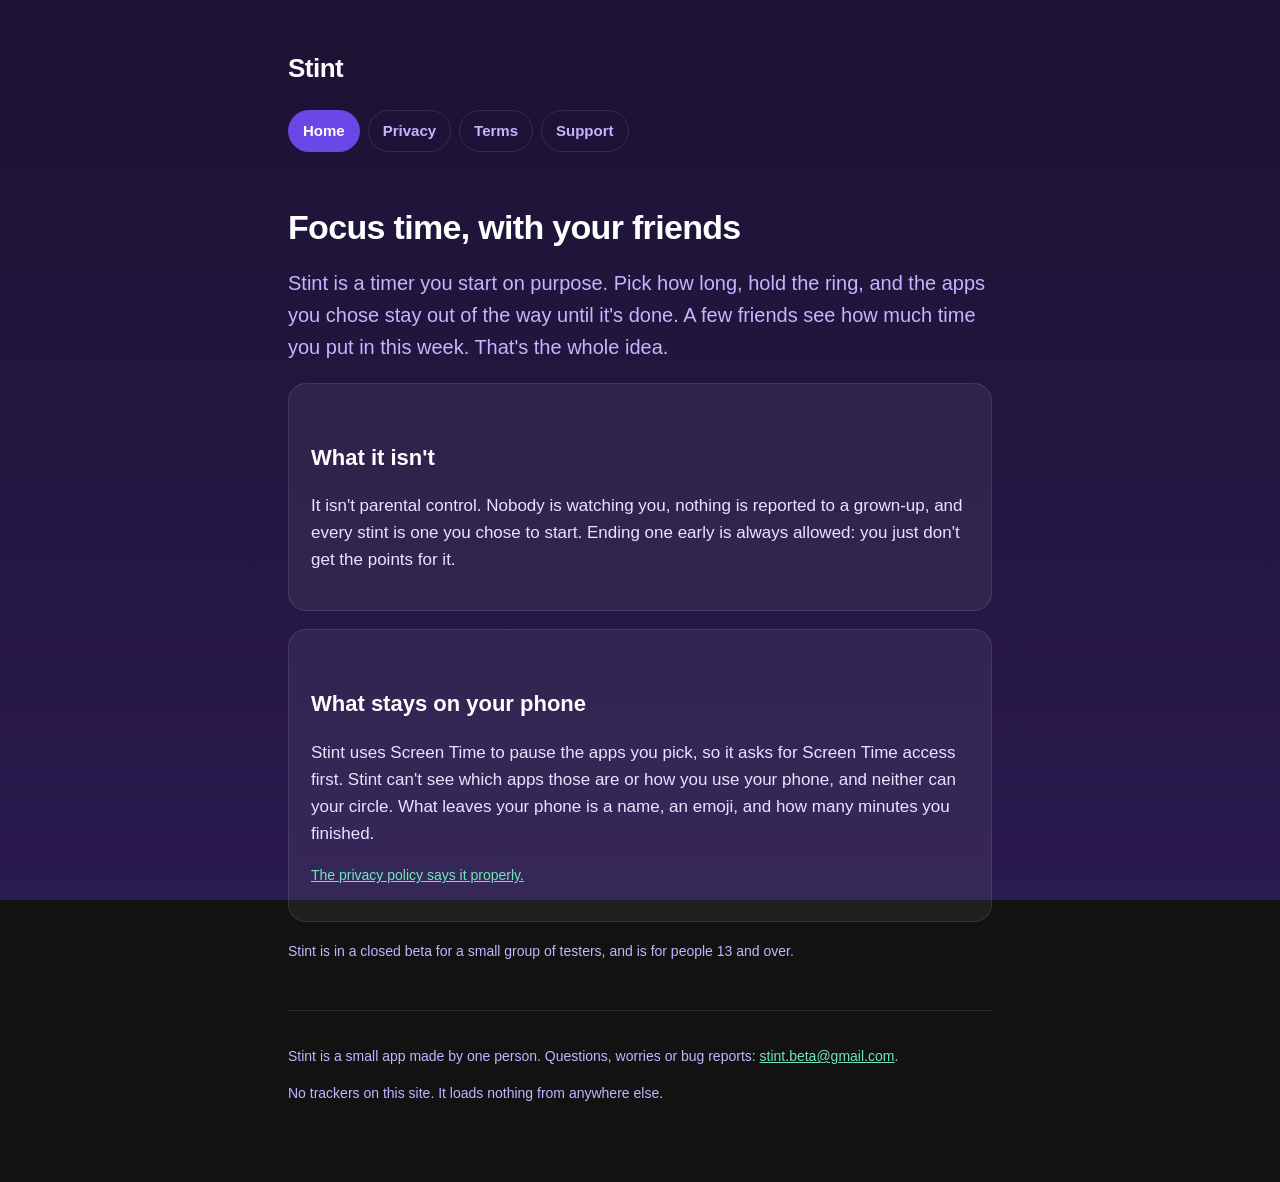
<file: index.html>
<!DOCTYPE html>
<html lang="en">
<head>
<meta charset="utf-8">
<meta name="viewport" content="width=device-width, initial-scale=1">
<title>Stint — focus time with your friends</title>
<meta name="description" content="Stint is a timer you start on purpose, with a few friends who see how much time you put in.">
<meta name="color-scheme" content="dark">
<link rel="stylesheet" href="style.css">
</head>
<body>
<div class="wrap">
<header>
  <a class="mark" href="index.html"><span>Stint</span></a>
  <nav><a href="index.html" aria-current="page">Home</a><a href="privacy.html">Privacy</a><a href="terms.html">Terms</a><a href="support.html">Support</a></nav>
</header>
<main>
<h1>Focus time, with your friends</h1>
<p class="lede">Stint is a timer you start on purpose. Pick how long, hold the ring, and the
apps you chose stay out of the way until it's done. A few friends see how much time you put in
this week. That's the whole idea.</p>

<div class="card">
  <h2>What it isn't</h2>
  <p>It isn't parental control. Nobody is watching you, nothing is reported to a grown-up, and
  every stint is one you chose to start. Ending one early is always allowed: you just don't get
  the points for it.</p>
</div>

<div class="card">
  <h2>What stays on your phone</h2>
  <p>Stint uses Screen Time to pause the apps you pick, so it asks for Screen Time access first.
  Stint can't see which apps those are or how you use your phone, and neither can your
  circle. What leaves your phone is a name, an emoji, and how many minutes you finished.</p>
  <p class="small"><a href="privacy.html">The privacy policy says it properly.</a></p>
</div>

<p class="small muted">Stint is in a closed beta for a small group of testers, and is for people
13 and over.</p>

</main>
<footer>
  <p class="small">Stint is a small app made by one person. Questions, worries or bug reports:
  <a href="mailto:stint.beta@gmail.com">stint.beta@gmail.com</a>.</p>
  <p class="small muted">No trackers on this site. It loads nothing from anywhere else.</p>
</footer>
</div>
</body>
</html>
</file>
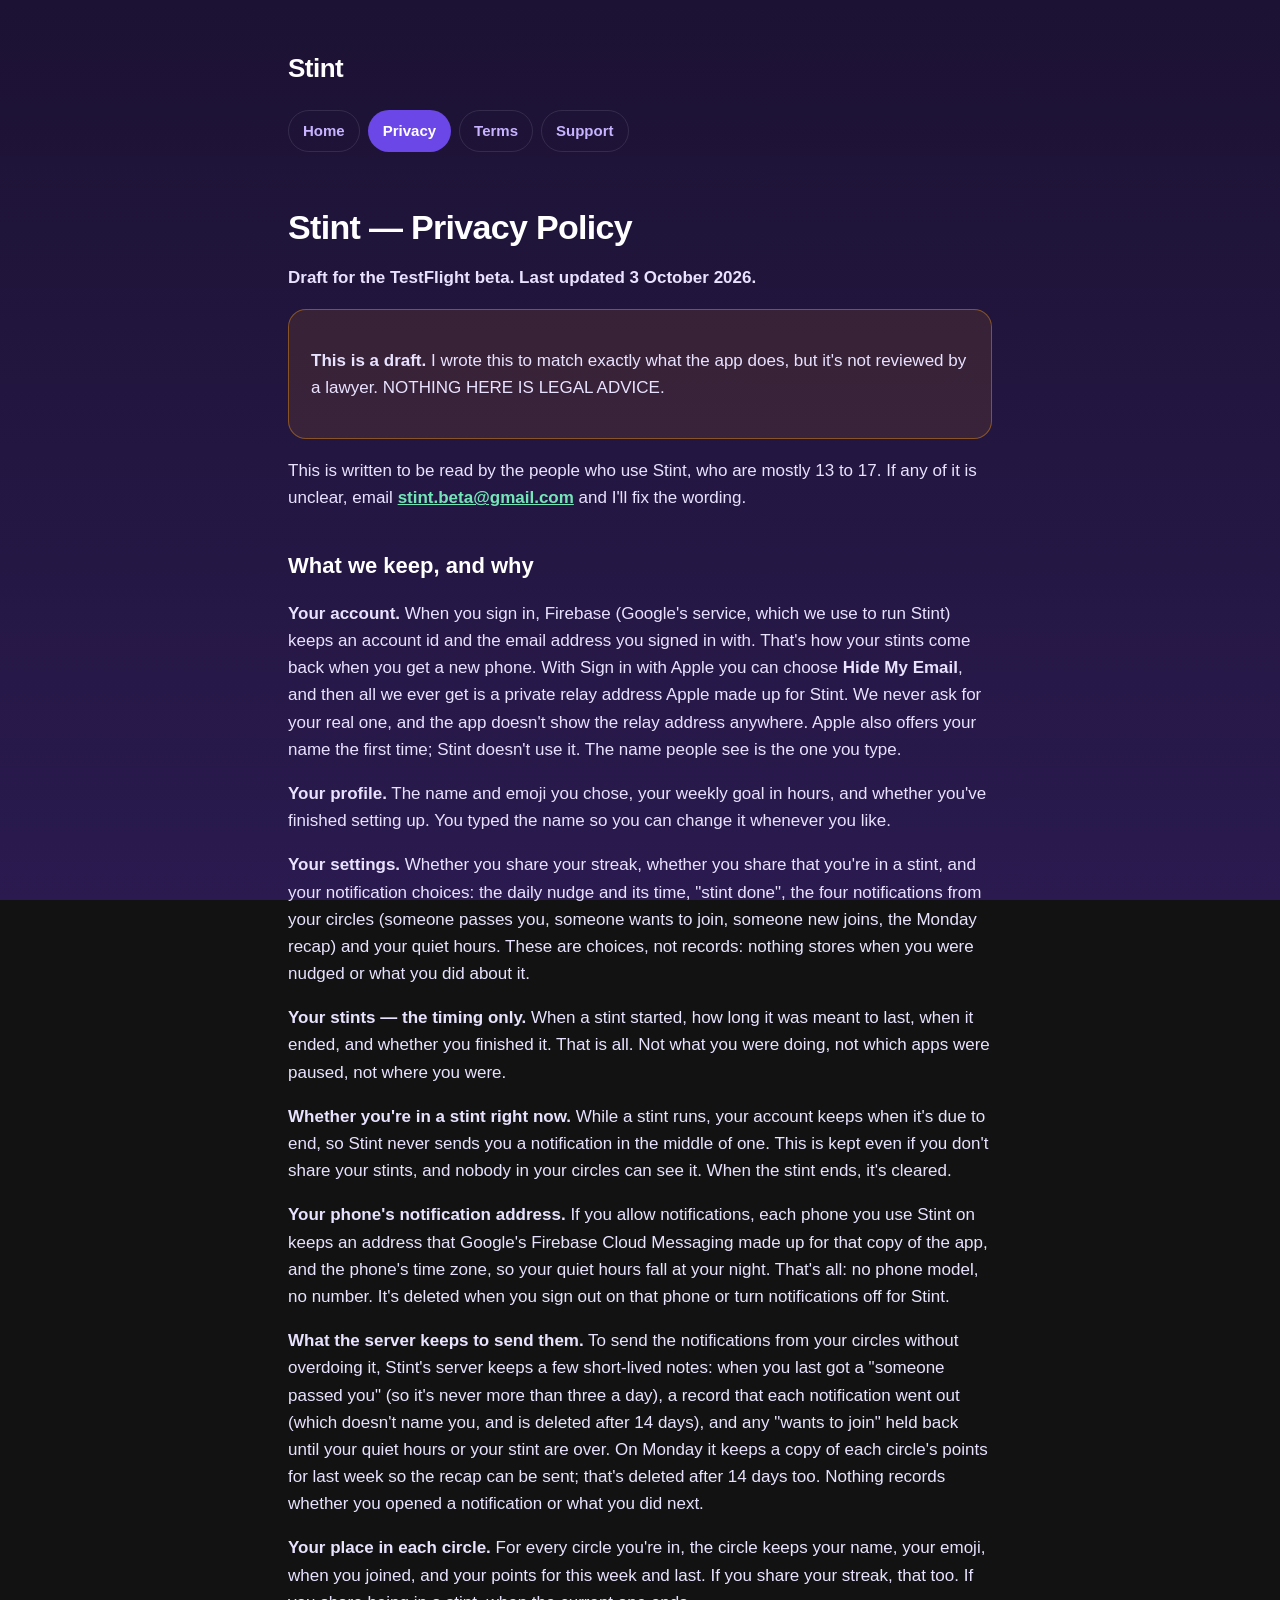
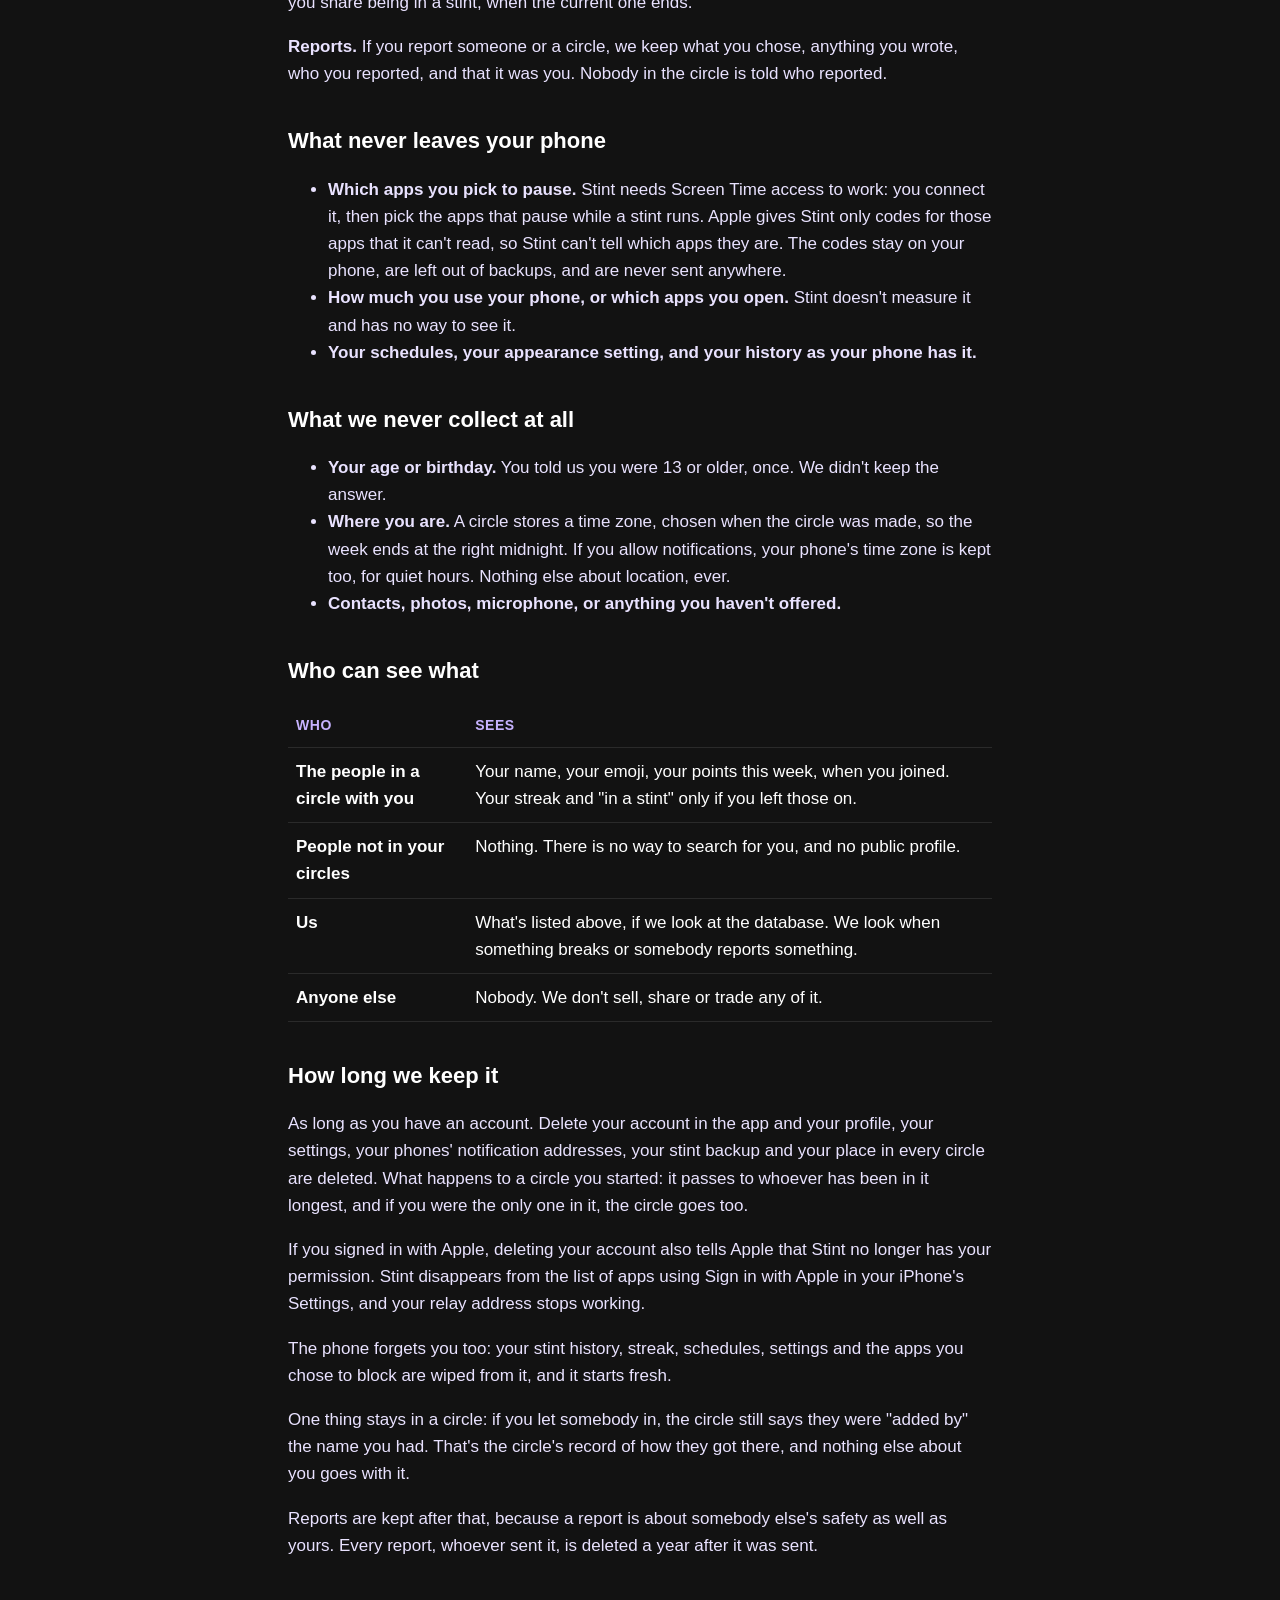
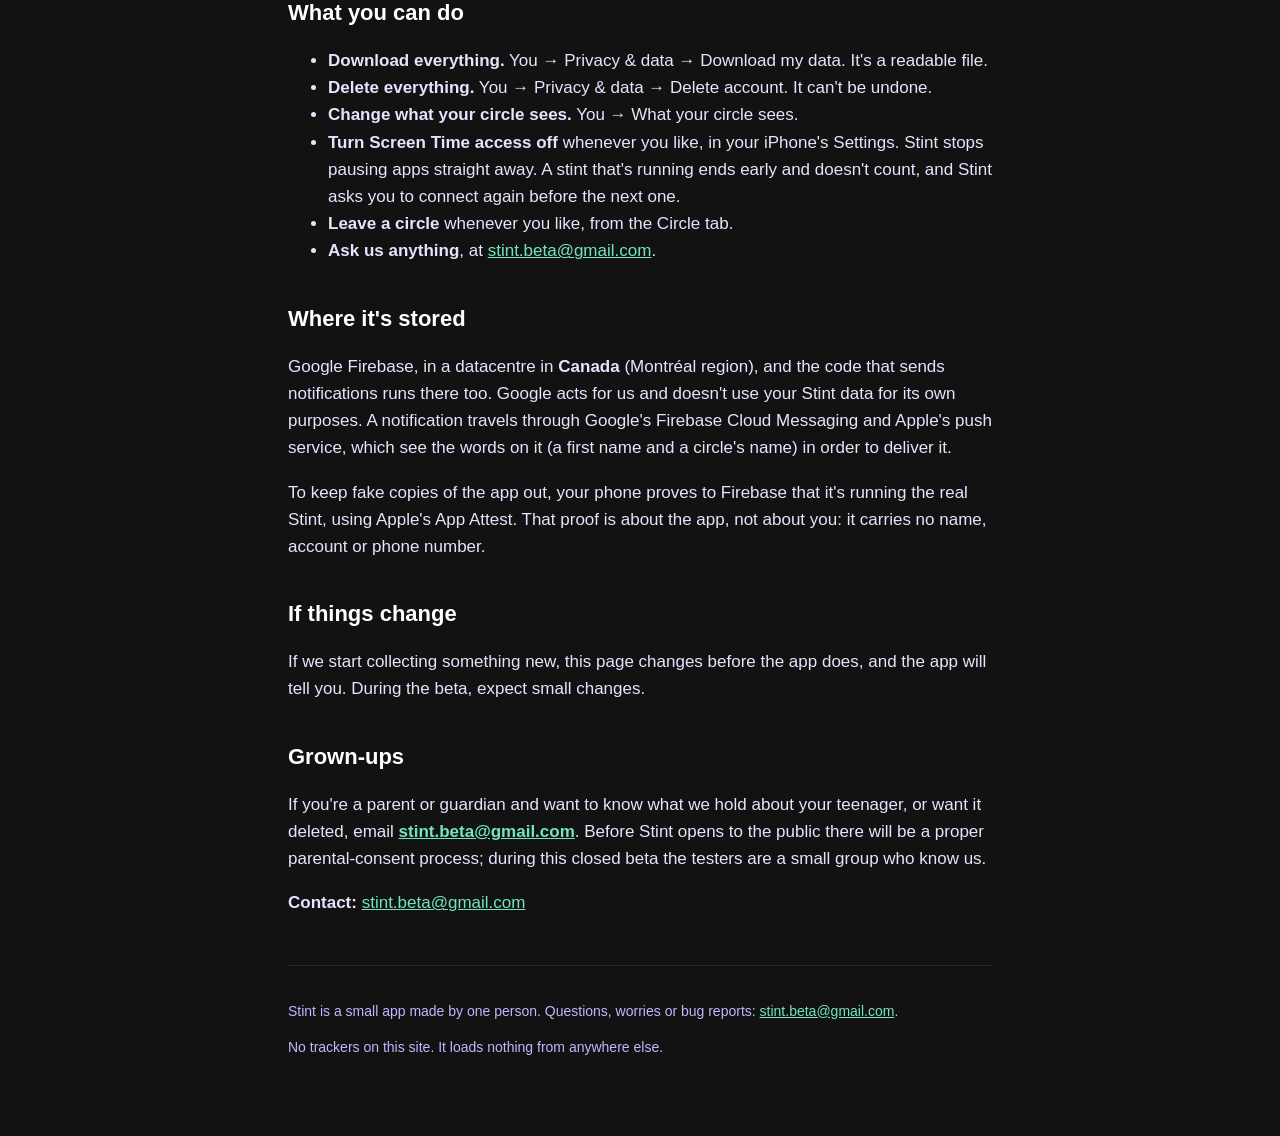
<file: privacy.html>
<!DOCTYPE html>
<html lang="en">
<head>
<meta charset="utf-8">
<meta name="viewport" content="width=device-width, initial-scale=1">
<title>Stint — Privacy Policy</title>
<meta name="description" content="What Stint keeps, what never leaves your phone, and how to take or delete it.">
<meta name="color-scheme" content="dark">
<link rel="stylesheet" href="style.css">
</head>
<body>
<div class="wrap">
<header>
  <a class="mark" href="index.html"><span>Stint</span></a>
  <nav><a href="index.html">Home</a><a href="privacy.html" aria-current="page">Privacy</a><a href="terms.html">Terms</a><a href="support.html">Support</a></nav>
</header>
<main>
<h1>Stint — Privacy Policy</h1>
<p><strong>Draft for the TestFlight beta. Last updated 3 October 2026.</strong></p>
<div class="card note"><p><strong>This is a draft.</strong> I wrote this to match exactly what the app does, but it&#x27;s not reviewed by a lawyer. NOTHING HERE IS LEGAL ADVICE.</p></div>
<p>This is written to be read by the people who use Stint, who are mostly 13 to 17. If any of it is unclear, email <strong><a href="mailto:stint.beta@gmail.com">stint.beta@gmail.com</a></strong> and I&#x27;ll fix the wording.</p>
<h2>What we keep, and why</h2>
<p><strong>Your account.</strong> When you sign in, Firebase (Google&#x27;s service, which we use to run Stint) keeps an account id and the email address you signed in with. That&#x27;s how your stints come back when you get a new phone. With Sign in with Apple you can choose <strong>Hide My Email</strong>, and then all we ever get is a private relay address Apple made up for Stint. We never ask for your real one, and the app doesn&#x27;t show the relay address anywhere. Apple also offers your name the first time; Stint doesn&#x27;t use it. The name people see is the one you type.</p>
<p><strong>Your profile.</strong> The name and emoji you chose, your weekly goal in hours, and whether you&#x27;ve finished setting up. You typed the name so you can change it whenever you like.</p>
<p><strong>Your settings.</strong> Whether you share your streak, whether you share that you&#x27;re in a stint, and your notification choices: the daily nudge and its time, &quot;stint done&quot;, the four notifications from your circles (someone passes you, someone wants to join, someone new joins, the Monday recap) and your quiet hours. These are choices, not records: nothing stores when you were nudged or what you did about it.</p>
<p><strong>Your stints — the timing only.</strong> When a stint started, how long it was meant to last, when it ended, and whether you finished it. That is all. Not what you were doing, not which apps were paused, not where you were.</p>
<p><strong>Whether you&#x27;re in a stint right now.</strong> While a stint runs, your account keeps when it&#x27;s due to end, so Stint never sends you a notification in the middle of one. This is kept even if you don&#x27;t share your stints, and nobody in your circles can see it. When the stint ends, it&#x27;s cleared.</p>
<p><strong>Your phone&#x27;s notification address.</strong> If you allow notifications, each phone you use Stint on keeps an address that Google&#x27;s Firebase Cloud Messaging made up for that copy of the app, and the phone&#x27;s time zone, so your quiet hours fall at your night. That&#x27;s all: no phone model, no number. It&#x27;s deleted when you sign out on that phone or turn notifications off for Stint.</p>
<p><strong>What the server keeps to send them.</strong> To send the notifications from your circles without overdoing it, Stint&#x27;s server keeps a few short-lived notes: when you last got a &quot;someone passed you&quot; (so it&#x27;s never more than three a day), a record that each notification went out (which doesn&#x27;t name you, and is deleted after 14 days), and any &quot;wants to join&quot; held back until your quiet hours or your stint are over. On Monday it keeps a copy of each circle&#x27;s points for last week so the recap can be sent; that&#x27;s deleted after 14 days too. Nothing records whether you opened a notification or what you did next.</p>
<p><strong>Your place in each circle.</strong> For every circle you&#x27;re in, the circle keeps your name, your emoji, when you joined, and your points for this week and last. If you share your streak, that too. If you share being in a stint, when the current one ends.</p>
<p><strong>Reports.</strong> If you report someone or a circle, we keep what you chose, anything you wrote, who you reported, and that it was you. Nobody in the circle is told who reported.</p>
<h2>What never leaves your phone</h2>
<ul><li><strong>Which apps you pick to pause.</strong> Stint needs Screen Time access to work: you connect it, then pick the apps that pause while a stint runs. Apple gives Stint only codes for those apps that it can&#x27;t read, so Stint can&#x27;t tell which apps they are. The codes stay on your phone, are left out of backups, and are never sent anywhere.</li><li><strong>How much you use your phone, or which apps you open.</strong> Stint doesn&#x27;t measure it and has no way to see it.</li><li><strong>Your schedules, your appearance setting, and your history as your phone has it.</strong></li></ul>
<h2>What we never collect at all</h2>
<ul><li><strong>Your age or birthday.</strong> You told us you were 13 or older, once. We didn&#x27;t keep the answer.</li><li><strong>Where you are.</strong> A circle stores a time zone, chosen when the circle was made, so the week ends at the right midnight. If you allow notifications, your phone&#x27;s time zone is kept too, for quiet hours. Nothing else about location, ever.</li><li><strong>Contacts, photos, microphone, or anything you haven&#x27;t offered.</strong></li></ul>
<h2>Who can see what</h2>
<table><tr><th>Who</th><th>Sees</th></tr><tr><td><strong>The people in a circle with you</strong></td><td>Your name, your emoji, your points this week, when you joined. Your streak and &quot;in a stint&quot; only if you left those on.</td></tr><tr><td><strong>People not in your circles</strong></td><td>Nothing. There is no way to search for you, and no public profile.</td></tr><tr><td><strong>Us</strong></td><td>What&#x27;s listed above, if we look at the database. We look when something breaks or somebody reports something.</td></tr><tr><td><strong>Anyone else</strong></td><td>Nobody. We don&#x27;t sell, share or trade any of it.</td></tr></table>
<h2>How long we keep it</h2>
<p>As long as you have an account. Delete your account in the app and your profile, your settings, your phones&#x27; notification addresses, your stint backup and your place in every circle are deleted. What happens to a circle you started: it passes to whoever has been in it longest, and if you were the only one in it, the circle goes too.</p>
<p>If you signed in with Apple, deleting your account also tells Apple that Stint no longer has your permission. Stint disappears from the list of apps using Sign in with Apple in your iPhone&#x27;s Settings, and your relay address stops working.</p>
<p>The phone forgets you too: your stint history, streak, schedules, settings and the apps you chose to block are wiped from it, and it starts fresh.</p>
<p>One thing stays in a circle: if you let somebody in, the circle still says they were &quot;added by&quot; the name you had. That&#x27;s the circle&#x27;s record of how they got there, and nothing else about you goes with it.</p>
<p>Reports are kept after that, because a report is about somebody else&#x27;s safety as well as yours. Every report, whoever sent it, is deleted a year after it was sent.</p>
<h2>What you can do</h2>
<ul><li><strong>Download everything.</strong> You → Privacy &amp; data → Download my data. It&#x27;s a readable file.</li><li><strong>Delete everything.</strong> You → Privacy &amp; data → Delete account. It can&#x27;t be undone.</li><li><strong>Change what your circle sees.</strong> You → What your circle sees.</li><li><strong>Turn Screen Time access off</strong> whenever you like, in your iPhone&#x27;s Settings. Stint stops pausing apps straight away. A stint that&#x27;s running ends early and doesn&#x27;t count, and Stint asks you to connect again before the next one.</li><li><strong>Leave a circle</strong> whenever you like, from the Circle tab.</li><li><strong>Ask us anything</strong>, at <a href="mailto:stint.beta@gmail.com">stint.beta@gmail.com</a>.</li></ul>
<h2>Where it&#x27;s stored</h2>
<p>Google Firebase, in a datacentre in <strong>Canada</strong> (Montréal region), and the code that sends notifications runs there too. Google acts for us and doesn&#x27;t use your Stint data for its own purposes. A notification travels through Google&#x27;s Firebase Cloud Messaging and Apple&#x27;s push service, which see the words on it (a first name and a circle&#x27;s name) in order to deliver it.</p>
<p>To keep fake copies of the app out, your phone proves to Firebase that it&#x27;s running the real Stint, using Apple&#x27;s App Attest. That proof is about the app, not about you: it carries no name, account or phone number.</p>
<h2>If things change</h2>
<p>If we start collecting something new, this page changes before the app does, and the app will tell you. During the beta, expect small changes.</p>
<h2>Grown-ups</h2>
<p>If you&#x27;re a parent or guardian and want to know what we hold about your teenager, or want it deleted, email <strong><a href="mailto:stint.beta@gmail.com">stint.beta@gmail.com</a></strong>. Before Stint opens to the public there will be a proper parental-consent process; during this closed beta the testers are a small group who know us.</p>
<p><strong>Contact:</strong> <a href="mailto:stint.beta@gmail.com">stint.beta@gmail.com</a></p>
</main>
<footer>
  <p class="small">Stint is a small app made by one person. Questions, worries or bug reports:
  <a href="mailto:stint.beta@gmail.com">stint.beta@gmail.com</a>.</p>
  <p class="small muted">No trackers on this site. It loads nothing from anywhere else.</p>
</footer>
</div>
</body>
</html>
</file>
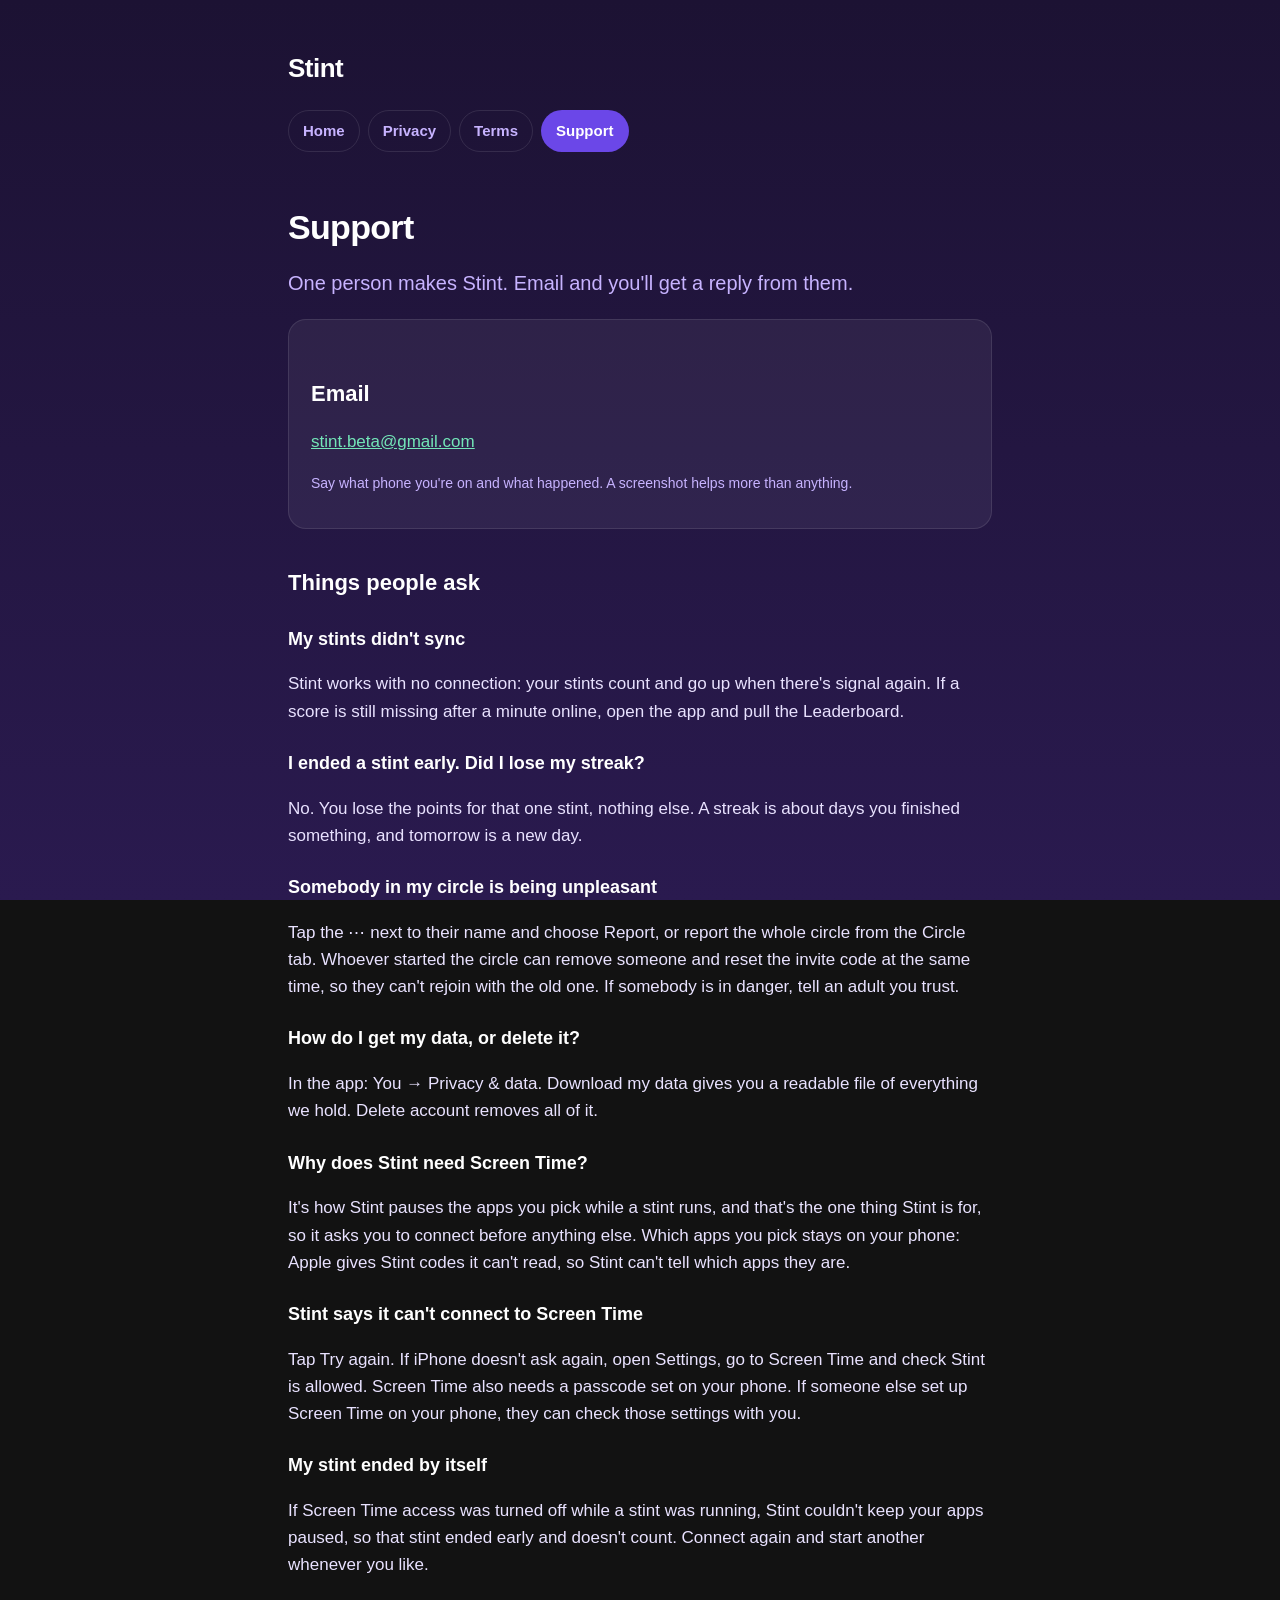
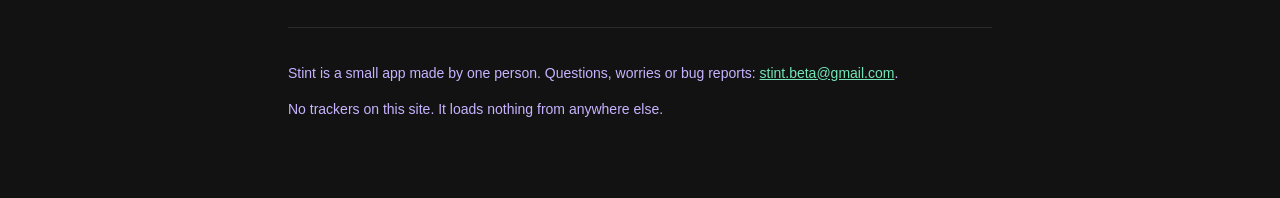
<file: support.html>
<!DOCTYPE html>
<html lang="en">
<head>
<meta charset="utf-8">
<meta name="viewport" content="width=device-width, initial-scale=1">
<title>Stint — Support</title>
<meta name="description" content="How to get help with Stint, and answers to the usual questions.">
<meta name="color-scheme" content="dark">
<link rel="stylesheet" href="style.css">
</head>
<body>
<div class="wrap">
<header>
  <a class="mark" href="index.html"><span>Stint</span></a>
  <nav><a href="index.html">Home</a><a href="privacy.html">Privacy</a><a href="terms.html">Terms</a><a href="support.html" aria-current="page">Support</a></nav>
</header>
<main>
<h1>Support</h1>
<p class="lede">One person makes Stint. Email and you'll get a reply from them.</p>

<div class="card">
  <h2>Email</h2>
  <p><a href="mailto:stint.beta@gmail.com">stint.beta@gmail.com</a></p>
  <p class="small">Say what phone you're on and what happened. A screenshot helps more than
  anything.</p>
</div>

<h2>Things people ask</h2>

<h3>My stints didn't sync</h3>
<p>Stint works with no connection: your stints count and go up when there's signal again. If a
score is still missing after a minute online, open the app and pull the Leaderboard.</p>

<h3>I ended a stint early. Did I lose my streak?</h3>
<p>No. You lose the points for that one stint, nothing else. A streak is about days you finished
something, and tomorrow is a new day.</p>

<h3>Somebody in my circle is being unpleasant</h3>
<p>Tap the ⋯ next to their name and choose Report, or report the whole circle from the Circle
tab. Whoever started the circle can remove someone and reset the invite code at the same time,
so they can't rejoin with the old one. If somebody is in danger, tell an adult you trust.</p>

<h3>How do I get my data, or delete it?</h3>
<p>In the app: You → Privacy &amp; data. Download my data gives you a readable file of
everything we hold. Delete account removes all of it.</p>

<h3>Why does Stint need Screen Time?</h3>
<p>It's how Stint pauses the apps you pick while a stint runs, and that's the one thing Stint is
for, so it asks you to connect before anything else. Which apps you pick stays on your phone:
Apple gives Stint codes it can't read, so Stint can't tell which apps they are.</p>

<h3>Stint says it can't connect to Screen Time</h3>
<p>Tap Try again. If iPhone doesn't ask again, open Settings, go to Screen Time and check Stint
is allowed. Screen Time also needs a passcode set on your phone. If someone else set up Screen
Time on your phone, they can check those settings with you.</p>

<h3>My stint ended by itself</h3>
<p>If Screen Time access was turned off while a stint was running, Stint couldn't keep your apps
paused, so that stint ended early and doesn't count. Connect again and start another whenever
you like.</p>

</main>
<footer>
  <p class="small">Stint is a small app made by one person. Questions, worries or bug reports:
  <a href="mailto:stint.beta@gmail.com">stint.beta@gmail.com</a>.</p>
  <p class="small muted">No trackers on this site. It loads nothing from anywhere else.</p>
</footer>
</div>
</body>
</html>
</file>
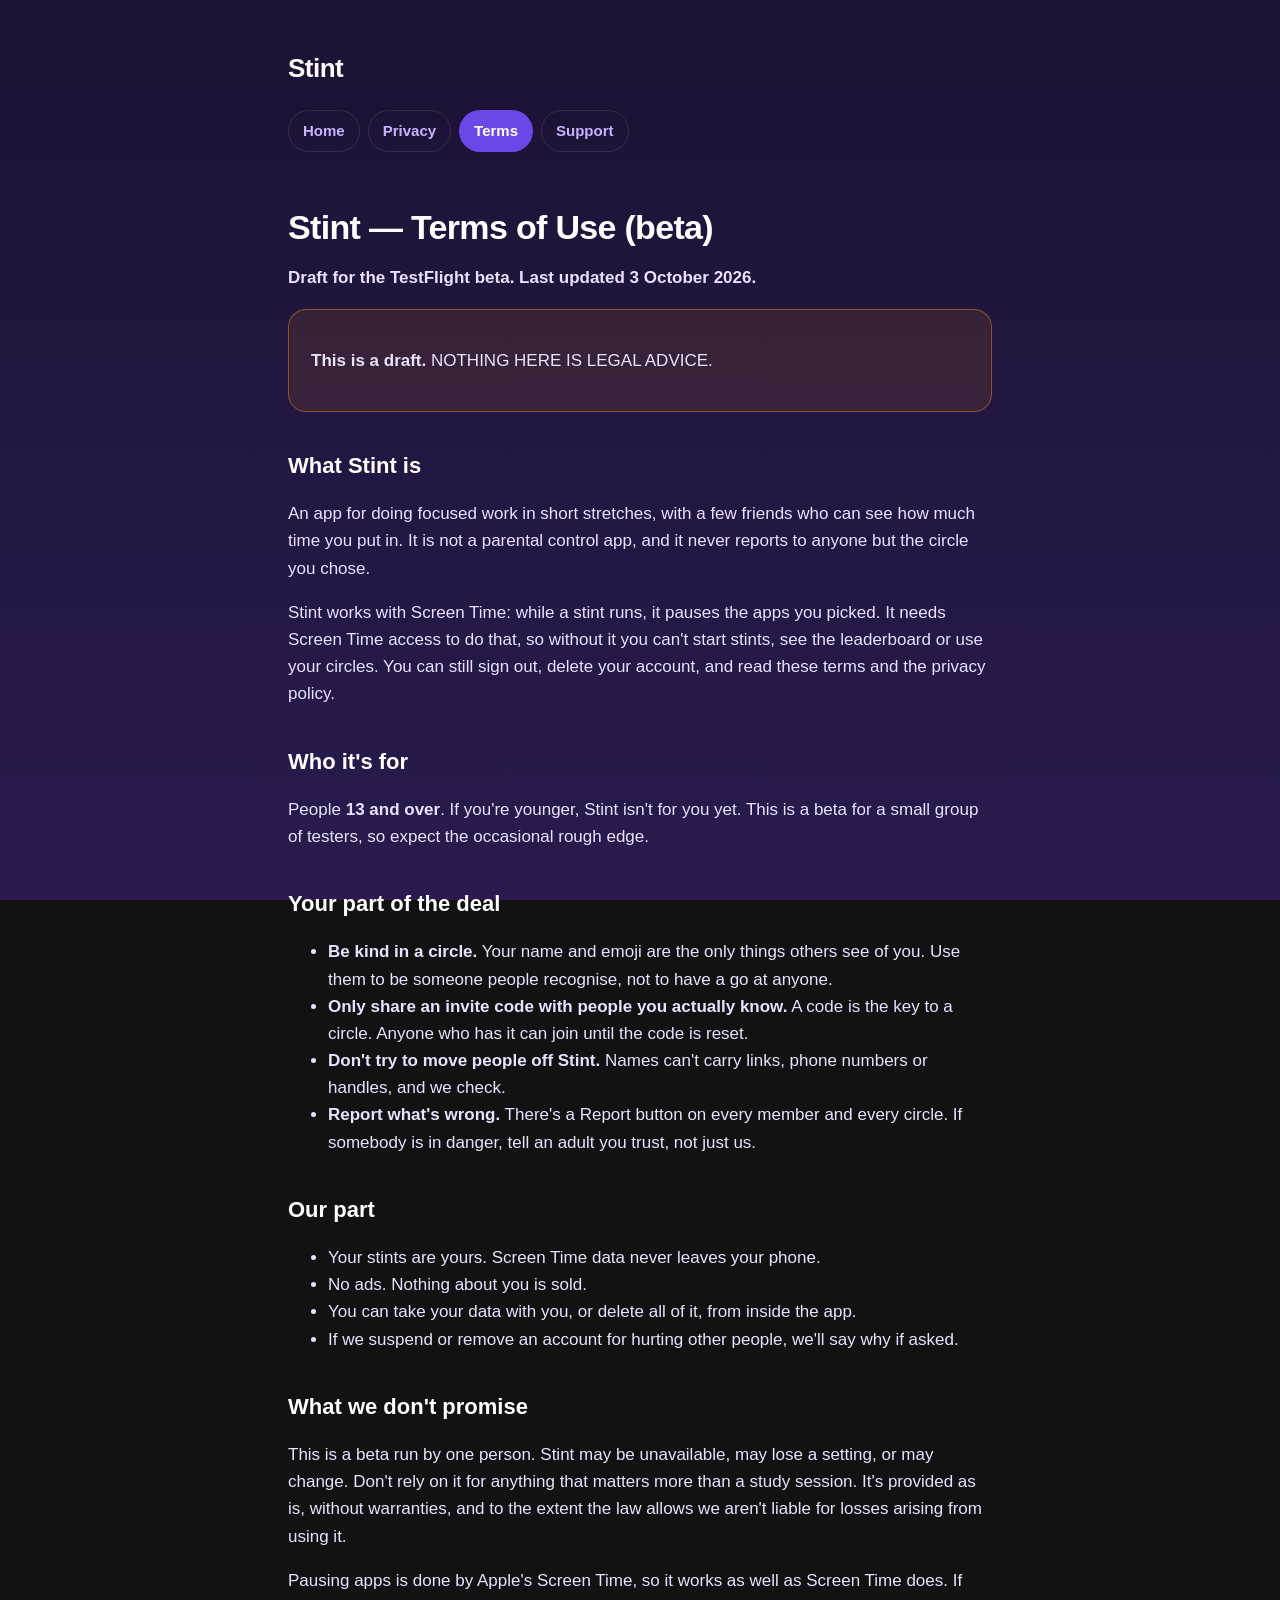
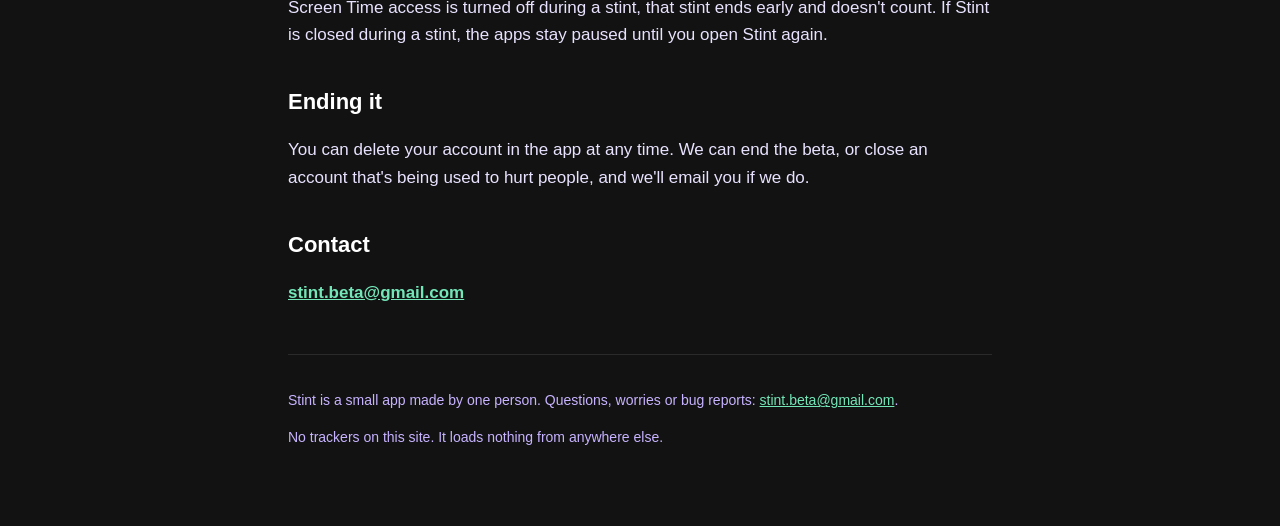
<file: terms.html>
<!DOCTYPE html>
<html lang="en">
<head>
<meta charset="utf-8">
<meta name="viewport" content="width=device-width, initial-scale=1">
<title>Stint — Terms of Use</title>
<meta name="description" content="The short terms for the Stint beta.">
<meta name="color-scheme" content="dark">
<link rel="stylesheet" href="style.css">
</head>
<body>
<div class="wrap">
<header>
  <a class="mark" href="index.html"><span>Stint</span></a>
  <nav><a href="index.html">Home</a><a href="privacy.html">Privacy</a><a href="terms.html" aria-current="page">Terms</a><a href="support.html">Support</a></nav>
</header>
<main>
<h1>Stint — Terms of Use (beta)</h1>
<p><strong>Draft for the TestFlight beta. Last updated 3 October 2026.</strong></p>
<div class="card note"><p><strong>This is a draft.</strong> NOTHING HERE IS LEGAL ADVICE.</p></div>
<h2>What Stint is</h2>
<p>An app for doing focused work in short stretches, with a few friends who can see how much time you put in. It is not a parental control app, and it never reports to anyone but the circle you chose.</p>
<p>Stint works with Screen Time: while a stint runs, it pauses the apps you picked. It needs Screen Time access to do that, so without it you can&#x27;t start stints, see the leaderboard or use your circles. You can still sign out, delete your account, and read these terms and the privacy policy.</p>
<h2>Who it&#x27;s for</h2>
<p>People <strong>13 and over</strong>. If you&#x27;re younger, Stint isn&#x27;t for you yet. This is a beta for a small group of testers, so expect the occasional rough edge.</p>
<h2>Your part of the deal</h2>
<ul><li><strong>Be kind in a circle.</strong> Your name and emoji are the only things others see of you. Use them to be someone people recognise, not to have a go at anyone.</li><li><strong>Only share an invite code with people you actually know.</strong> A code is the key to a circle. Anyone who has it can join until the code is reset.</li><li><strong>Don&#x27;t try to move people off Stint.</strong> Names can&#x27;t carry links, phone numbers or handles, and we check.</li><li><strong>Report what&#x27;s wrong.</strong> There&#x27;s a Report button on every member and every circle. If somebody is in danger, tell an adult you trust, not just us.</li></ul>
<h2>Our part</h2>
<ul><li>Your stints are yours. Screen Time data never leaves your phone.</li><li>No ads. Nothing about you is sold.</li><li>You can take your data with you, or delete all of it, from inside the app.</li><li>If we suspend or remove an account for hurting other people, we&#x27;ll say why if asked.</li></ul>
<h2>What we don&#x27;t promise</h2>
<p>This is a beta run by one person. Stint may be unavailable, may lose a setting, or may change. Don&#x27;t rely on it for anything that matters more than a study session. It&#x27;s provided as is, without warranties, and to the extent the law allows we aren&#x27;t liable for losses arising from using it.</p>
<p>Pausing apps is done by Apple&#x27;s Screen Time, so it works as well as Screen Time does. If Screen Time access is turned off during a stint, that stint ends early and doesn&#x27;t count. If Stint is closed during a stint, the apps stay paused until you open Stint again.</p>
<h2>Ending it</h2>
<p>You can delete your account in the app at any time. We can end the beta, or close an account that&#x27;s being used to hurt people, and we&#x27;ll email you if we do.</p>
<h2>Contact</h2>
<p><strong><a href="mailto:stint.beta@gmail.com">stint.beta@gmail.com</a></strong></p>
</main>
<footer>
  <p class="small">Stint is a small app made by one person. Questions, worries or bug reports:
  <a href="mailto:stint.beta@gmail.com">stint.beta@gmail.com</a>.</p>
  <p class="small muted">No trackers on this site. It loads nothing from anywhere else.</p>
</footer>
</div>
</body>
</html>
</file>
<file: style.css>
/* Stint's palette, system fonts, nothing loaded from anywhere else.
   No trackers, no analytics, no web fonts, no external requests at all. */

:root {
  --bg-top: #1c1233;
  --bg-bottom: #2a1a4f;
  --card: rgba(255, 255, 255, 0.06);
  --stroke: rgba(255, 255, 255, 0.10);
  --text: #ffffff;
  --muted: #c7b3ff;
  --brand: #7c5cfa;
  --brand-deep: #6b47e8;
  --mint: #73e6b8;
}

* { box-sizing: border-box; }

body {
  margin: 0;
  padding: 0 20px 64px;
  background: linear-gradient(180deg, var(--bg-top), var(--bg-bottom)) fixed;
  color: var(--text);
  font: 17px/1.6 -apple-system, BlinkMacSystemFont, "Segoe UI", Roboto, Helvetica, Arial, sans-serif;
  -webkit-text-size-adjust: 100%;
}

.wrap { max-width: 44rem; margin: 0 auto; }

header { padding: 48px 0 24px; }

.mark {
  display: inline-flex;
  align-items: center;
  gap: 12px;
  text-decoration: none;
  color: var(--text);
}

.mark span { font-size: 26px; font-weight: 700; letter-spacing: -0.02em; }

nav { margin: 20px 0 8px; display: flex; flex-wrap: wrap; gap: 8px; }

nav a {
  color: var(--muted);
  text-decoration: none;
  font-size: 15px;
  font-weight: 600;
  padding: 8px 14px;
  border: 1px solid var(--stroke);
  border-radius: 999px;
}

nav a:hover, nav a:focus { color: var(--text); border-color: var(--brand); }
nav a[aria-current="page"] { background: var(--brand-deep); color: #fff; border-color: transparent; }

h1 { font-size: 34px; line-height: 1.15; margin: 24px 0 8px; letter-spacing: -0.02em; }
h2 { font-size: 22px; margin: 36px 0 8px; }
h3 { font-size: 18px; margin: 24px 0 4px; }

p, li { color: #e9e2ff; }
.lede { font-size: 20px; color: var(--muted); }
.muted { color: var(--muted); }
small, .small { font-size: 14px; color: var(--muted); }

a { color: var(--mint); }

.card {
  background: var(--card);
  border: 1px solid var(--stroke);
  border-radius: 18px;
  padding: 20px 22px;
  margin: 18px 0;
}

.note {
  border-color: rgba(255, 159, 10, 0.4);
  background: rgba(255, 159, 10, 0.10);
}

table { width: 100%; border-collapse: collapse; margin: 16px 0; }
th, td { text-align: left; padding: 10px 8px; border-bottom: 1px solid var(--stroke); vertical-align: top; }
th { color: var(--muted); font-size: 14px; text-transform: uppercase; letter-spacing: 0.04em; }

footer { margin-top: 48px; padding-top: 20px; border-top: 1px solid var(--stroke); }

@media (prefers-reduced-motion: no-preference) {
  a { transition: color 0.15s ease, border-color 0.15s ease; }
}
</file>
